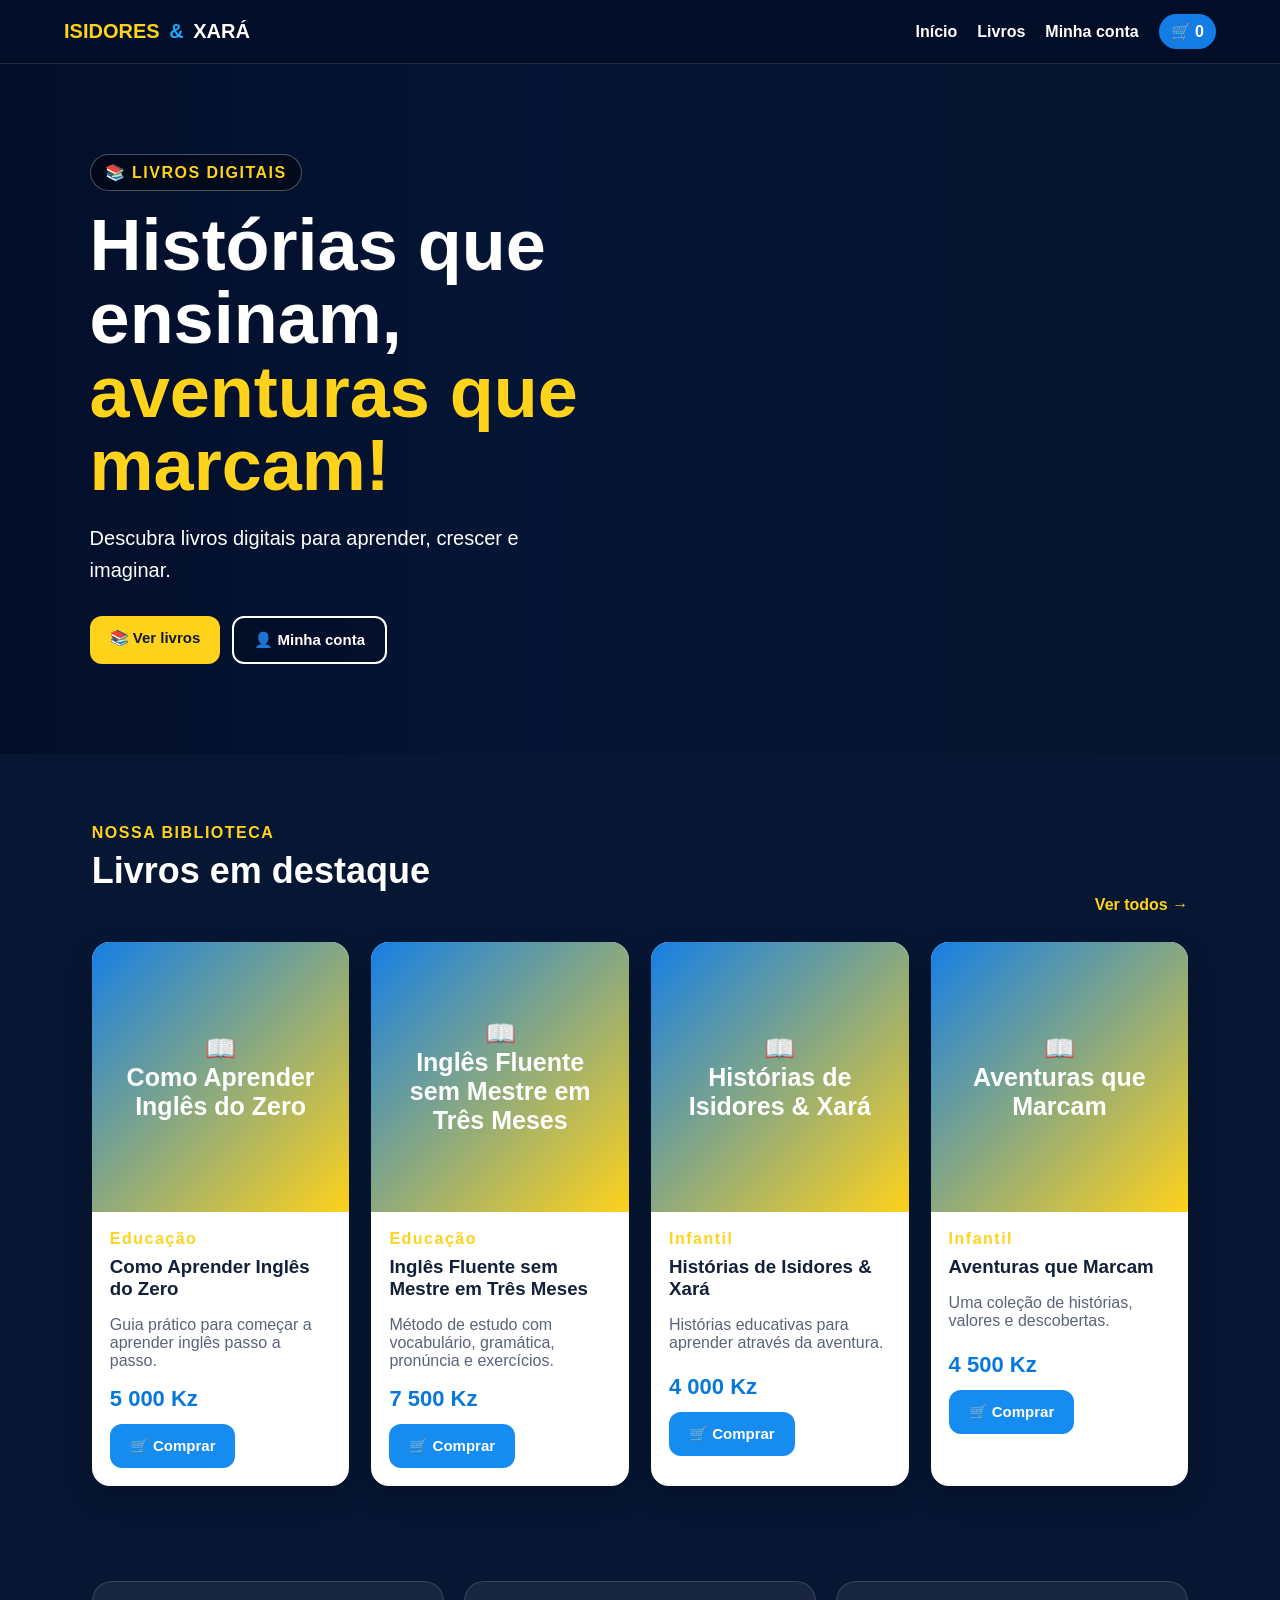
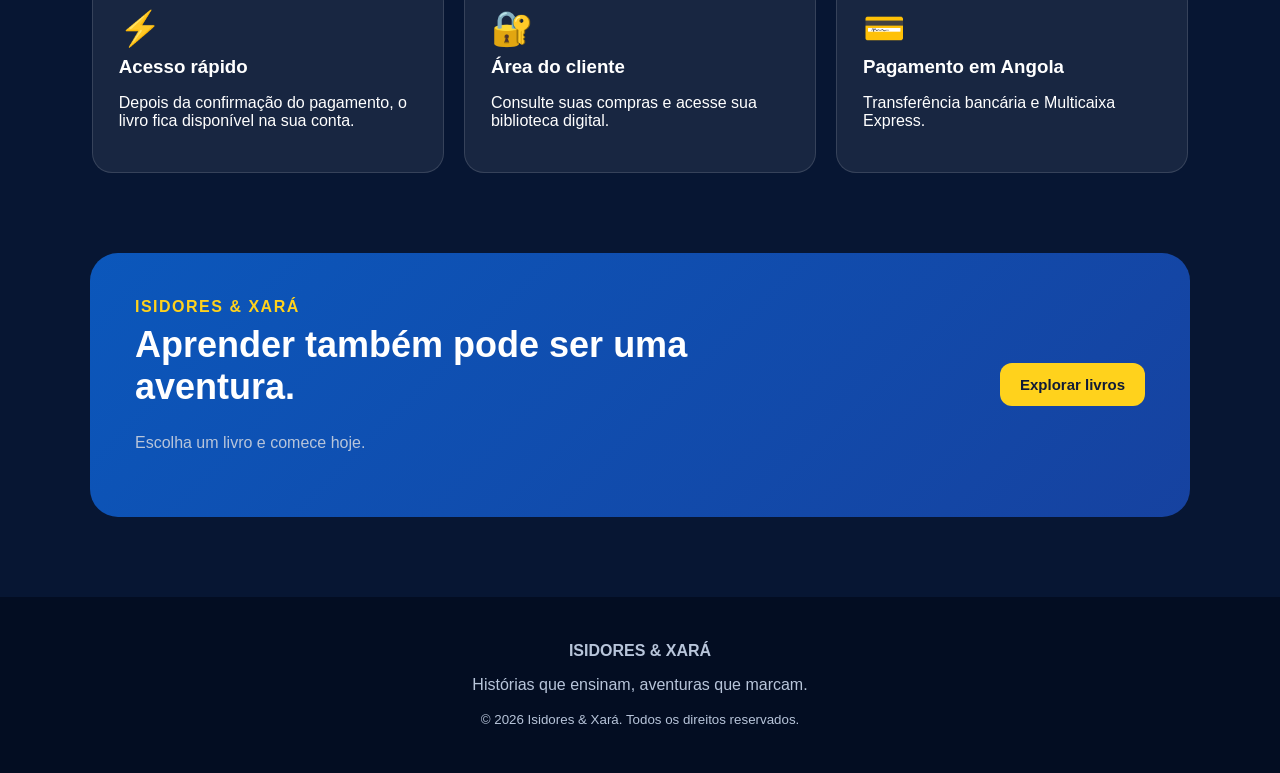
<file: index.html>
<!DOCTYPE html>
<html lang="pt">
<head>
  <meta charset="UTF-8">
  <meta name="viewport" content="width=device-width, initial-scale=1.0">
  <meta name="description" content="Isidores & Xará — livros digitais, histórias que ensinam, aventuras que marcam.">
  <title>Isidores & Xará — Livraria Digital</title>
  <link rel="stylesheet" href="css/style.css">
  <link rel="icon" type="image/svg+xml" href="favicon.svg">
</head>
<body>
<header class="topbar">
  <a class="brand" href="index.html"><span>ISIDORES</span> <b>&</b> <span>XARÁ</span></a>
  <nav>
    <a href="index.html">Início</a>
    <a href="#livros">Livros</a>
    <a href="login.html">Minha conta</a>
    <a class="cart-link" href="checkout.html">🛒 <span id="cartCount">0</span></a>
  </nav>
</header>

<main>
  <section class="hero">
    <div class="hero-overlay"></div>
    <div class="hero-content">
      <div class="badge">📚 LIVROS DIGITAIS</div>
      <h1>Histórias que ensinam,<br><span>aventuras que marcam!</span></h1>
      <p>Descubra livros digitais para aprender, crescer e imaginar.</p>
      <div class="hero-actions">
        <a class="btn btn-yellow" href="#livros">📚 Ver livros</a>
        <a class="btn btn-outline" href="login.html">👤 Minha conta</a>
      </div>
    </div>
  </section>

  <section class="section" id="livros">
    <div class="section-title">
      <div>
        <span class="eyebrow">NOSSA BIBLIOTECA</span>
        <h2>Livros em destaque</h2>
      </div>
      <a href="#livros" class="text-link">Ver todos →</a>
    </div>
    <div id="bookGrid" class="book-grid"></div>
  </section>

  <section class="features">
    <article><div class="feature-icon">⚡</div><h3>Acesso rápido</h3><p>Depois da confirmação do pagamento, o livro fica disponível na sua conta.</p></article>
    <article><div class="feature-icon">🔐</div><h3>Área do cliente</h3><p>Consulte suas compras e acesse sua biblioteca digital.</p></article>
    <article><div class="feature-icon">💳</div><h3>Pagamento em Angola</h3><p>Transferência bancária e Multicaixa Express.</p></article>
  </section>

  <section class="cta">
    <div>
      <span class="eyebrow">ISIDORES & XARÁ</span>
      <h2>Aprender também pode ser uma aventura.</h2>
      <p>Escolha um livro e comece hoje.</p>
    </div>
    <a class="btn btn-yellow" href="#livros">Explorar livros</a>
  </section>
</main>

<footer>
  <strong>ISIDORES & XARÁ</strong>
  <p>Histórias que ensinam, aventuras que marcam.</p>
  <small>© <span id="year"></span> Isidores & Xará. Todos os direitos reservados.</small>
</footer>

<script src="js/app.js"></script>
</body>
</html>
</file>
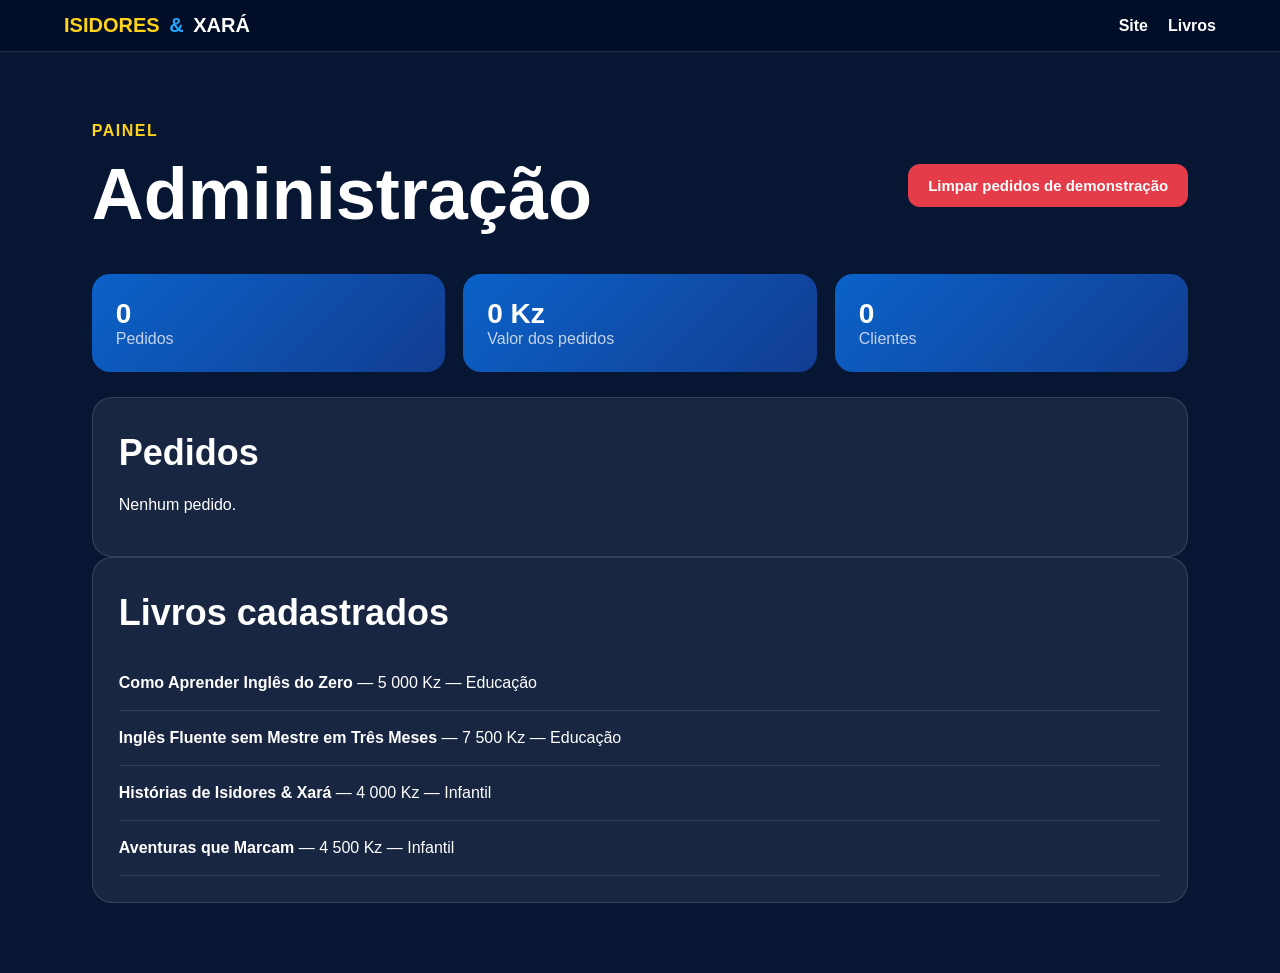
<file: admin.html>
<!DOCTYPE html>
<html lang="pt">
<head><meta charset="UTF-8"><meta name="viewport" content="width=device-width, initial-scale=1.0">
<title>Admin — Isidores & Xará</title><link rel="stylesheet" href="css/style.css">  <link rel="icon" type="image/svg+xml" href="favicon.svg">
</head>
<body>
<header class="topbar"><a class="brand" href="index.html"><span>ISIDORES</span> <b>&</b> <span>XARÁ</span></a><nav><a href="index.html">Site</a><a href="livros.html">Livros</a></nav></header>
<main class="page">
<div class="admin-head"><div><span class="eyebrow">PAINEL</span><h1>Administração</h1></div><button class="btn btn-red" id="clearOrders">Limpar pedidos de demonstração</button></div>
<div class="stats"><div><b id="statOrders">0</b><span>Pedidos</span></div><div><b id="statSales">0 Kz</b><span>Valor dos pedidos</span></div><div><b id="statUsers">0</b><span>Clientes</span></div></div>
<section class="panel"><h2>Pedidos</h2><div id="ordersTable"></div></section>
<section class="panel"><h2>Livros cadastrados</h2><div id="adminBooks"></div></section>
</main>
<script src="js/app.js"></script>
</body>
</html>
</file>
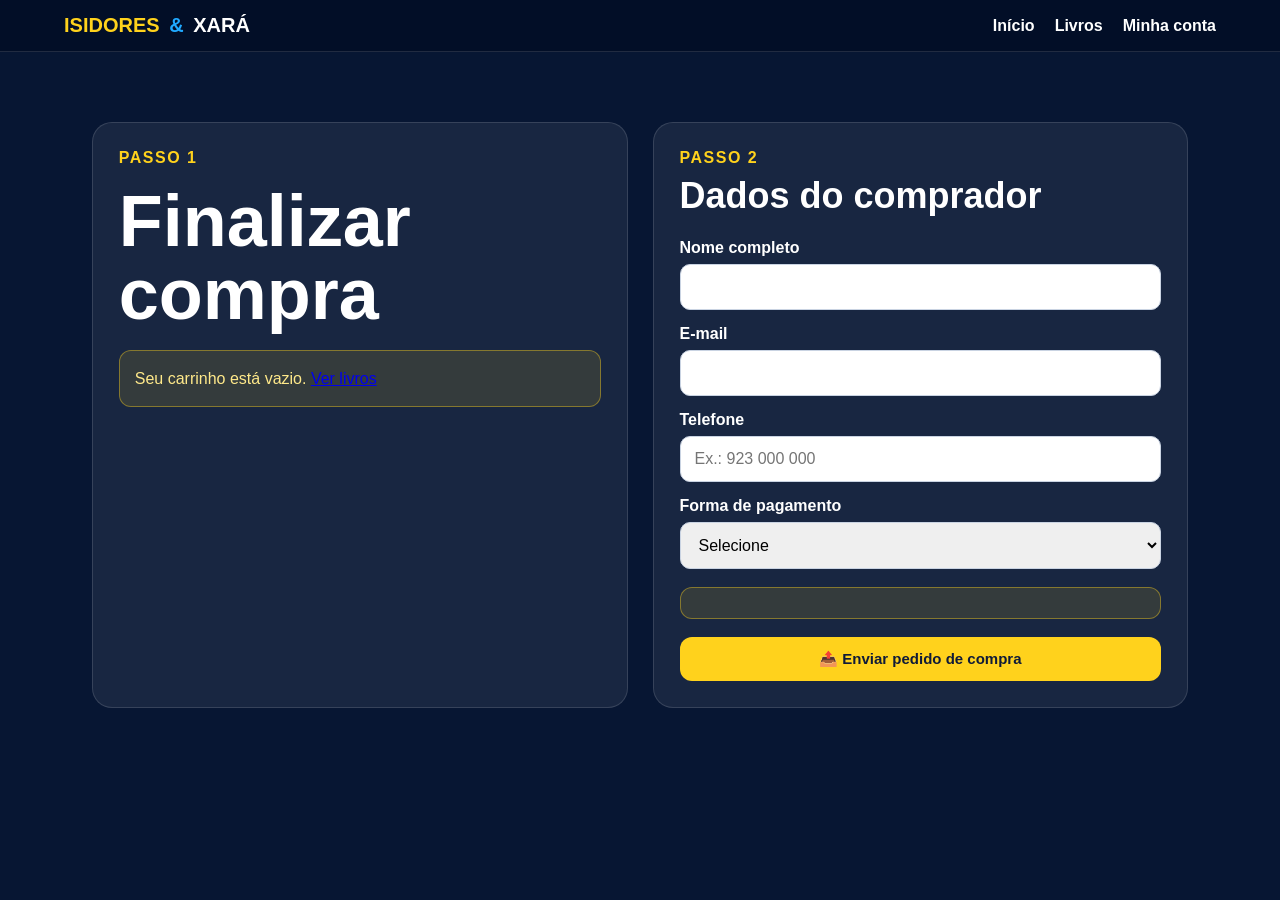
<file: checkout.html>
<!DOCTYPE html>
<html lang="pt">
<head><meta charset="UTF-8"><meta name="viewport" content="width=device-width, initial-scale=1.0">
<title>Checkout — Isidores & Xará</title><link rel="stylesheet" href="css/style.css">  <link rel="icon" type="image/svg+xml" href="favicon.svg">
</head>
<body>
<header class="topbar"><a class="brand" href="index.html"><span>ISIDORES</span> <b>&</b> <span>XARÁ</span></a><nav><a href="index.html">Início</a><a href="livros.html">Livros</a><a href="login.html">Minha conta</a></nav></header>
<main class="page checkout">
<div class="checkout-grid">
<section class="panel"><span class="eyebrow">PASSO 1</span><h1>Finalizar compra</h1><div id="checkoutItems"></div></section>
<section class="panel"><span class="eyebrow">PASSO 2</span><h2>Dados do comprador</h2>
<form id="checkoutForm">
<label>Nome completo<input id="buyerName" required></label>
<label>E-mail<input id="buyerEmail" type="email" required></label>
<label>Telefone<input id="buyerPhone" required placeholder="Ex.: 923 000 000"></label>
<label>Forma de pagamento<select id="paymentMethod" required><option value="">Selecione</option><option>Multicaixa Express</option><option>Transferência bancária</option></select></label>
<div id="paymentInstructions" class="notice"></div>
<button class="btn btn-yellow full" type="submit">📤 Enviar pedido de compra</button>
</form></section>
</div>
</main>
<script src="js/app.js"></script>
</body>
</html>
</file>
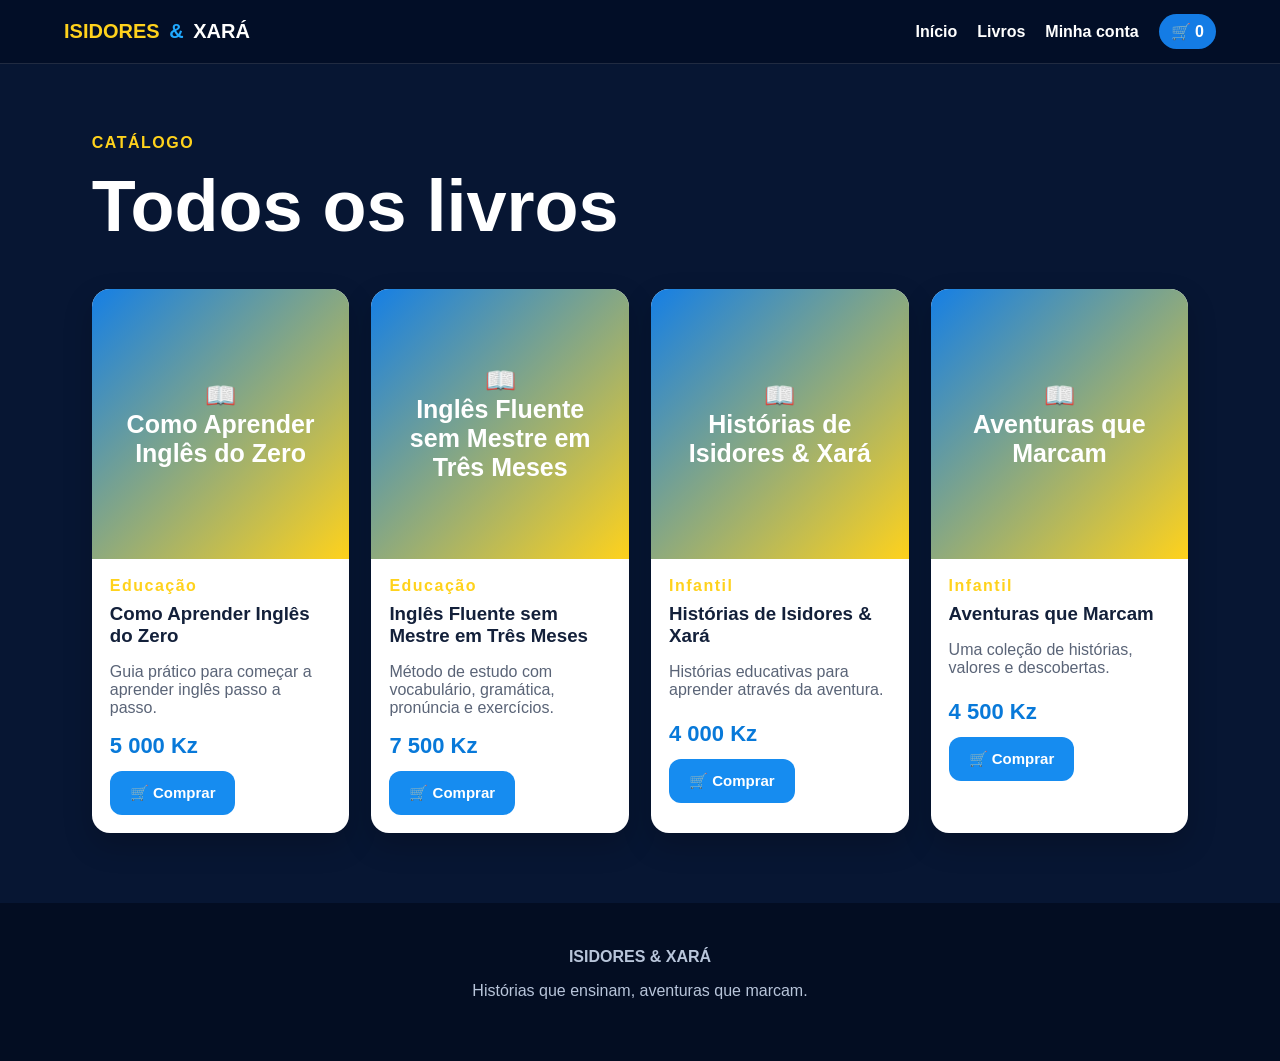
<file: livros.html>
<!DOCTYPE html>
<html lang="pt">
<head>
<meta charset="UTF-8"><meta name="viewport" content="width=device-width, initial-scale=1.0">
<title>Livros — Isidores & Xará</title><link rel="stylesheet" href="css/style.css">
  <link rel="icon" type="image/svg+xml" href="favicon.svg">
</head>
<body>
<header class="topbar">
<a class="brand" href="index.html"><span>ISIDORES</span> <b>&</b> <span>XARÁ</span></a>
<nav><a href="index.html">Início</a><a href="livros.html">Livros</a><a href="login.html">Minha conta</a><a class="cart-link" href="checkout.html">🛒 <span id="cartCount">0</span></a></nav>
</header>
<main class="page">
<div class="section-title"><div><span class="eyebrow">CATÁLOGO</span><h1>Todos os livros</h1></div></div>
<div id="bookGrid" class="book-grid"></div>
</main>
<footer><strong>ISIDORES & XARÁ</strong><p>Histórias que ensinam, aventuras que marcam.</p></footer>
<script src="js/app.js"></script>
</body>
</html>
</file>
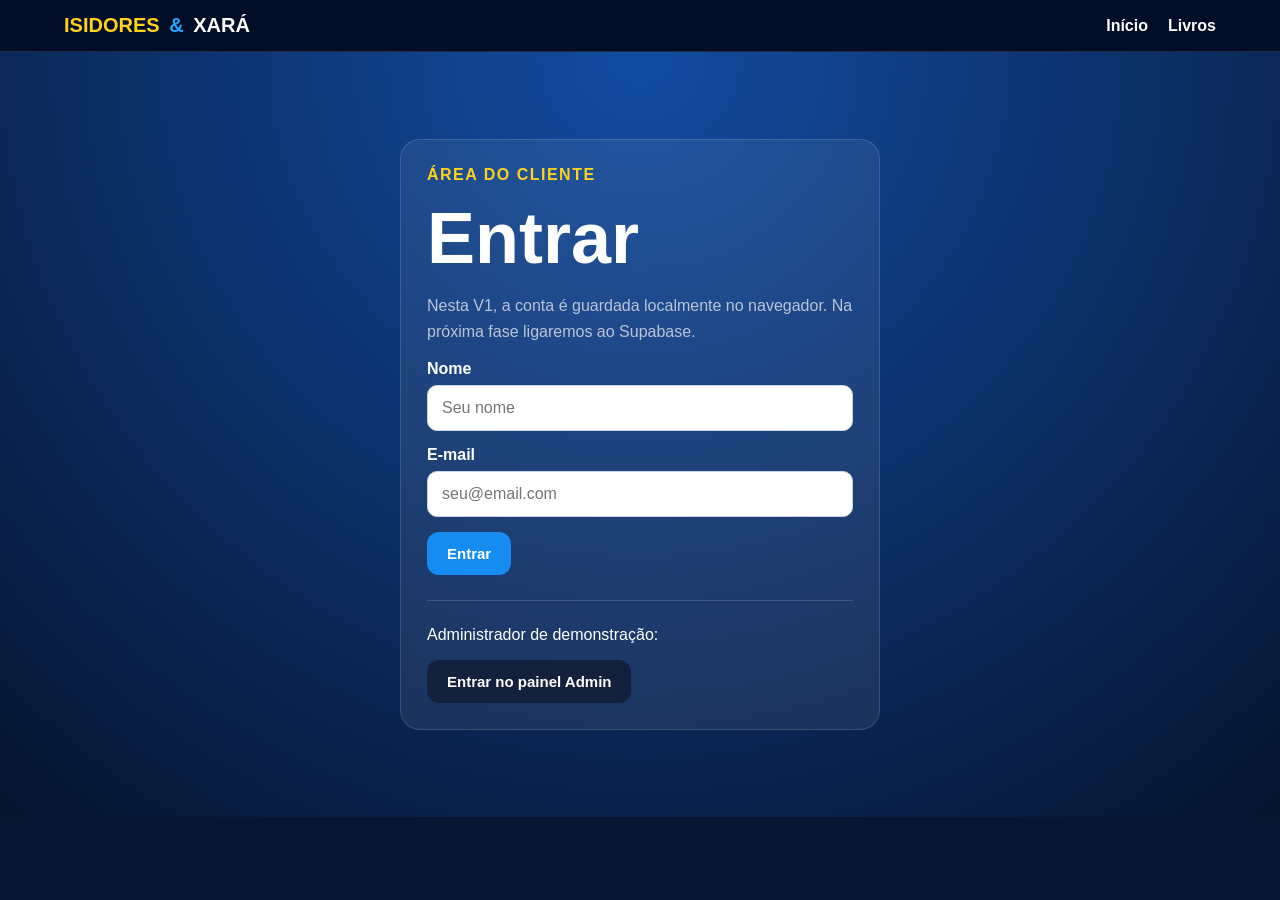
<file: login.html>
<!DOCTYPE html>
<html lang="pt">
<head><meta charset="UTF-8"><meta name="viewport" content="width=device-width, initial-scale=1.0">
<title>Minha conta — Isidores & Xará</title><link rel="stylesheet" href="css/style.css">  <link rel="icon" type="image/svg+xml" href="favicon.svg">
</head>
<body>
<header class="topbar"><a class="brand" href="index.html"><span>ISIDORES</span> <b>&</b> <span>XARÁ</span></a><nav><a href="index.html">Início</a><a href="livros.html">Livros</a></nav></header>
<main class="auth-page">
<div class="auth-card">
<span class="eyebrow">ÁREA DO CLIENTE</span><h1>Entrar</h1>
<p class="muted">Nesta V1, a conta é guardada localmente no navegador. Na próxima fase ligaremos ao Supabase.</p>
<form id="loginForm">
<label>Nome<input id="loginName" required placeholder="Seu nome"></label>
<label>E-mail<input id="loginEmail" type="email" required placeholder="seu@email.com"></label>
<button class="btn btn-blue" type="submit">Entrar</button>
</form>
<hr>
<p>Administrador de demonstração:</p>
<button class="btn btn-dark" id="adminDemo">Entrar no painel Admin</button>
</div>
</main>
<script src="js/app.js"></script>
</body>
</html>
</file>
<file: css/style.css>
*{box-sizing:border-box}html{scroll-behavior:smooth}body{margin:0;font-family:Inter,Arial,sans-serif;background:#071633;color:#fff}.topbar{position:sticky;top:0;z-index:20;display:flex;justify-content:space-between;align-items:center;padding:14px 5%;background:rgba(3,15,38,.92);backdrop-filter:blur(14px);border-bottom:1px solid rgba(255,255,255,.12)}.brand{font-weight:900;font-size:20px;color:#fff;text-decoration:none}.brand span:first-child{color:#ffd21c}.brand b{color:#20a9ff;margin:0 4px}.topbar nav{display:flex;gap:20px;align-items:center}.topbar nav a{color:#fff;text-decoration:none;font-weight:700}.cart-link{padding:8px 12px;border-radius:20px;background:#147ce5}.hero{min-height:690px;position:relative;background-image:url('../images/fundo.jpg');background-size:cover;background-position:center;display:flex;align-items:center}.hero-overlay{position:absolute;inset:0;background:linear-gradient(90deg,rgba(2,13,40,.88) 0%,rgba(3,20,55,.52) 42%,rgba(0,0,0,.12) 100%)}.hero-content{position:relative;z-index:1;max-width:680px;padding:80px 7%}.badge,.eyebrow{font-weight:900;letter-spacing:1.5px;color:#ffd21c}.badge{display:inline-block;padding:8px 14px;border-radius:30px;background:rgba(0,0,0,.4);border:1px solid rgba(255,255,255,.3)}h1{font-size:clamp(40px,6vw,72px);line-height:1.02;margin:18px 0}h1 span{color:#ffd21c}h2{font-size:36px;margin:8px 0 22px}h3{margin:8px 0}.hero p{font-size:20px;line-height:1.6}.hero-actions{display:flex;gap:12px;flex-wrap:wrap;margin-top:30px}.btn{display:inline-block;border:0;border-radius:12px;padding:13px 20px;font-weight:900;text-decoration:none;cursor:pointer;font-size:15px}.btn-yellow{background:#ffd21c;color:#101b38}.btn-blue{background:#168cf0;color:#fff}.btn-outline{border:2px solid #fff;color:#fff;background:rgba(0,0,0,.15)}.btn-dark{background:#14213d;color:#fff}.btn-red{background:#e43c48;color:#fff}.full{width:100%}.section,.page{padding:70px 6%;max-width:1250px;margin:auto}.section-title{display:flex;justify-content:space-between;align-items:end;margin-bottom:28px}.text-link{color:#ffd21c;text-decoration:none;font-weight:800}.book-grid{display:grid;grid-template-columns:repeat(auto-fit,minmax(210px,1fr));gap:22px}.book-card{background:#fff;color:#13203a;border-radius:18px;overflow:hidden;box-shadow:0 12px 30px rgba(0,0,0,.2);transition:.2s}.book-card:hover{transform:translateY(-5px)}.book-cover{height:270px;background:linear-gradient(135deg,#157fe5,#ffd21c);display:flex;align-items:center;justify-content:center;padding:24px;text-align:center;font-size:25px;font-weight:900;color:#fff}.book-body{padding:18px}.book-body p{color:#5a6477;min-height:42px}.price{font-size:22px;font-weight:900;color:#0879d9;margin:12px 0}.book-actions{display:flex;gap:8px}.features{max-width:1250px;margin:0 auto;padding:25px 6% 80px;display:grid;grid-template-columns:repeat(3,1fr);gap:20px}.features article,.panel,.auth-card{background:rgba(255,255,255,.07);border:1px solid rgba(255,255,255,.13);border-radius:20px;padding:26px}.feature-icon{font-size:34px}.cta{max-width:1100px;margin:0 auto 80px;padding:45px;border-radius:28px;background:linear-gradient(135deg,#0b57bb,#1642a0);display:flex;justify-content:space-between;align-items:center;gap:30px}.cta h2{max-width:650px}.cta p,.muted{color:#b8c5da;line-height:1.6}footer{text-align:center;padding:45px 20px;background:#030d22;color:#b8c5da}.page{min-height:75vh}.auth-page{min-height:85vh;display:grid;place-items:center;padding:50px 20px;background:radial-gradient(circle at top,#124ca2,#06142f)}.auth-card{width:min(480px,100%)}label{display:block;font-weight:800;margin:15px 0}input,select{width:100%;margin-top:7px;padding:13px 14px;border-radius:10px;border:1px solid #c9d3e2;font-size:16px}hr{border:0;border-top:1px solid rgba(255,255,255,.15);margin:25px 0}.checkout-grid{display:grid;grid-template-columns:1fr 1fr;gap:25px}.notice{margin:18px 0;padding:15px;border-radius:12px;background:rgba(255,210,28,.12);border:1px solid rgba(255,210,28,.4);color:#ffe98a;line-height:1.6}.order-item{display:flex;justify-content:space-between;gap:15px;padding:15px 0;border-bottom:1px solid rgba(255,255,255,.12)}.admin-head{display:flex;justify-content:space-between;align-items:center;gap:20px;margin-bottom:25px}.stats{display:grid;grid-template-columns:repeat(3,1fr);gap:18px;margin-bottom:25px}.stats div{background:linear-gradient(135deg,#0b62c9,#123d91);padding:24px;border-radius:18px}.stats b{display:block;font-size:28px}.stats span{color:#c4d3eb}.order-row{padding:18px 0;border-bottom:1px solid rgba(255,255,255,.12)}.status{display:inline-block;padding:5px 9px;border-radius:20px;background:#ffcf22;color:#18213a;font-weight:900;font-size:12px}@media(max-width:800px){.topbar{align-items:flex-start}.topbar nav{gap:9px;font-size:13px}.hero{min-height:600px}.hero-content{padding:70px 6%}.features,.checkout-grid,.stats{grid-template-columns:1fr}.cta{margin:0 20px 50px;display:block}.section-title{align-items:flex-start;gap:15px;flex-direction:column}.admin-head{align-items:flex-start;flex-direction:column}}
</file>
